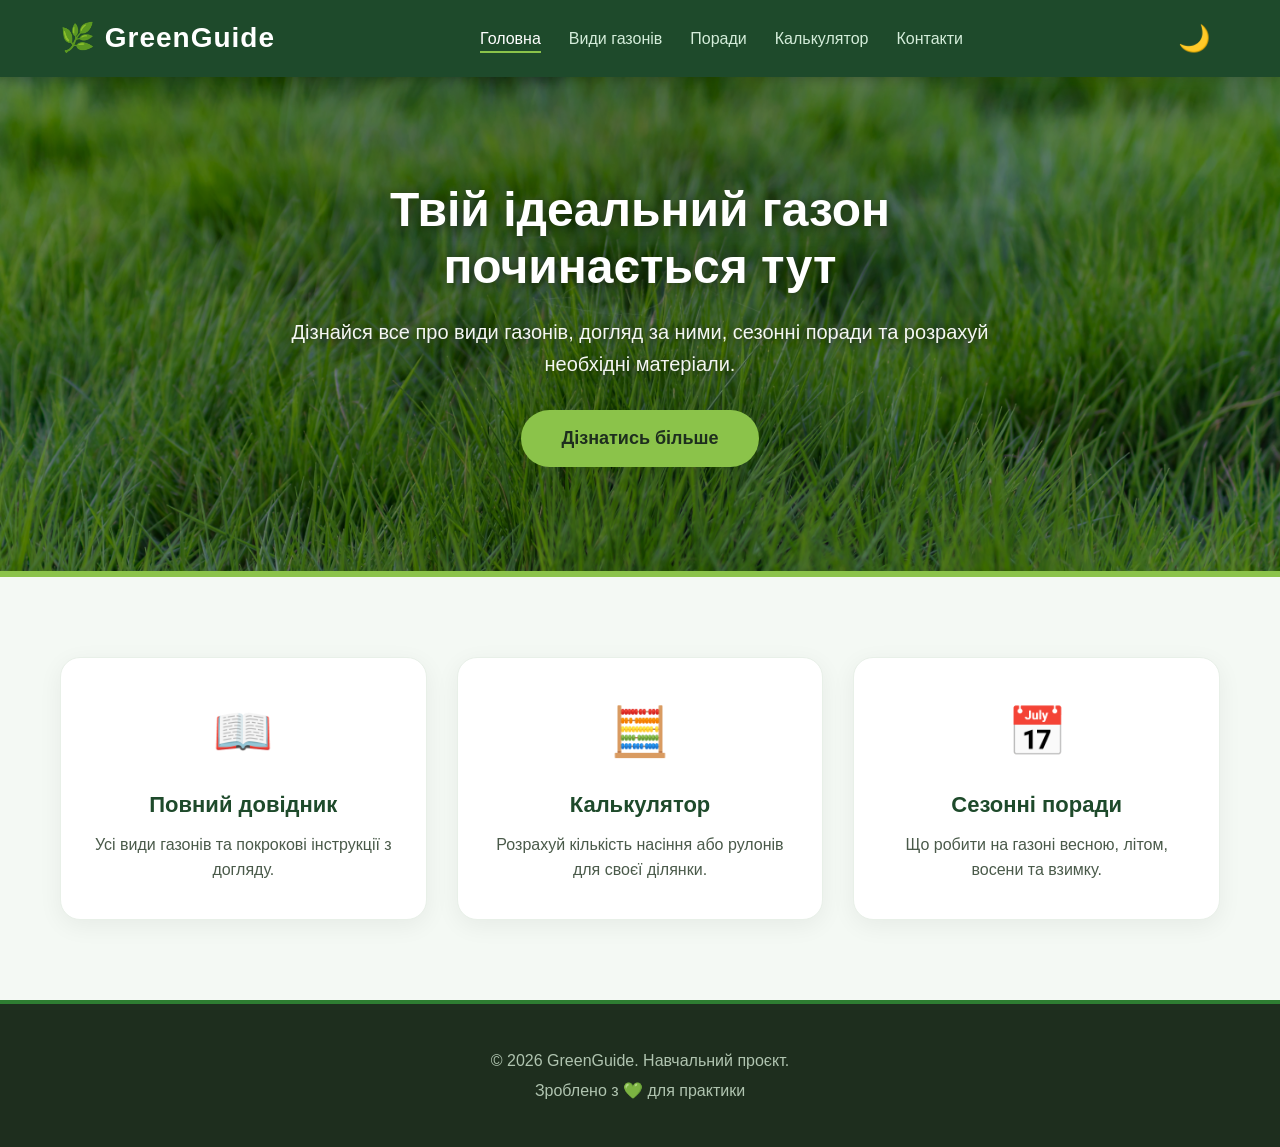
<file: index.html>
<!DOCTYPE html>
<html lang="uk">

<head>
    <meta charset="UTF-8" />
    <meta name="viewport" content="width=device-width, initial-scale=1.0" />
    <title>GreenGuide — твій гід по газону</title>
    <link rel="stylesheet" href="css/style.css" />
</head>

<body>

    <!-- ===== ХЕДЕР ===== -->
    <header class="header">
        <div class="container header__inner">
            <a href="index.html" class="logo">🌿 GreenGuide</a>

            <nav class="nav" id="nav">
                <ul class="nav__list">
                    <li><a href="index.html" class="active">Головна</a></li>
                    <li><a href="pages/types.html">Види газонів</a></li>
                    <li><a href="pages/care.html">Поради</a></li>
                    <li><a href="pages/calculator.html">Калькулятор</a></li>
                    <li><a href="pages/contacts.html">Контакти</a></li>
                </ul>
            </nav>

            <button class="theme-toggle" id="themeToggle" title="Змінити тему">🌙</button>
            <button class="burger" id="burger" aria-label="Меню">☰</button>
        </div>
    </header>

    <!-- ===== ГОЛОВНА СЕКЦІЯ ===== -->
    <main>
        <section class="hero">
            <!-- Фон-зображення через CSS (background-image) -->
            <div class="hero-overlay"></div>
            <div class="container hero__inner">
                <h1 class="hero__title">Твій ідеальний газон<br />починається тут</h1>
                <p class="hero__subtitle">
                    Дізнайся все про види газонів, догляд за ними, сезонні поради
                    та розрахуй необхідні матеріали.
                </p>
                <a href="pages/care.html" class="btn btn-primary">Дізнатись більше</a>
            </div>
        </section>

        <section class="features">
            <div class="container features__grid">
                <div class="feature-card">
                    <div class="feature-card__icon">📖</div>
                    <h3>Повний довідник</h3>
                    <p>Усі види газонів та покрокові інструкції з догляду.</p>
                </div>
                <div class="feature-card">
                    <div class="feature-card__icon">🧮</div>
                    <h3>Калькулятор</h3>
                    <p>Розрахуй кількість насіння або рулонів для своєї ділянки.</p>
                </div>
                <div class="feature-card">
                    <div class="feature-card__icon">📅</div>
                    <h3>Сезонні поради</h3>
                    <p>Що робити на газоні весною, літом, восени та взимку.</p>
                </div>
            </div>
        </section>
    </main>

    <!-- ===== ФУТЕР ===== -->
    <footer class="footer">
        <div class="container footer__inner">
            <p>&copy; 2026 GreenGuide. Навчальний проєкт.</p>
            <p>Зроблено з 💚 для практики</p>
        </div>
    </footer>

    <!-- ===== ПІДКЛЮЧЕННЯ JS ===== -->
    <script src="js/script.js"></script>
</body>

</html>
</file>
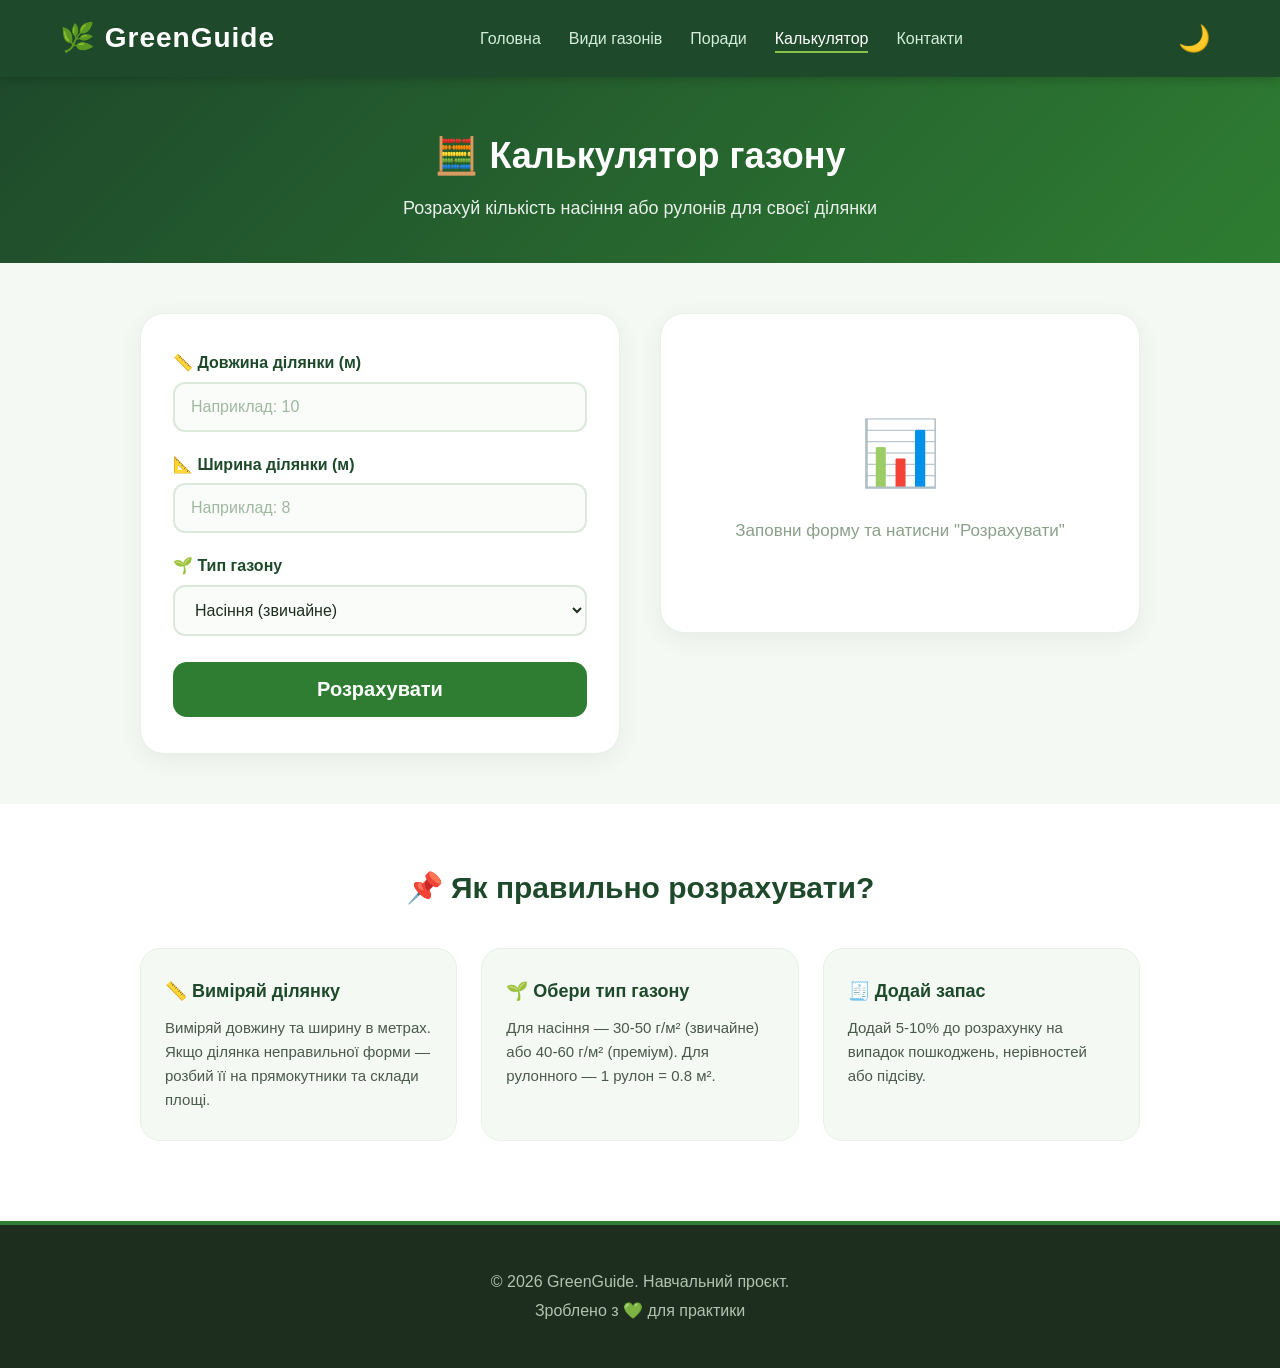
<file: pages/calculator.html>
<!DOCTYPE html>
<html lang="uk">

<head>
    <meta charset="UTF-8" />
    <meta name="viewport" content="width=device-width, initial-scale=1.0" />
    <title>Калькулятор — GreenGuide</title>
    <link rel="stylesheet" href="../css/style.css" />
    <link rel="stylesheet" href="../css/calculator.css" />
</head>

<body>

    <!-- ===== ХЕДЕР ===== -->
    <header class="header">
        <div class="container header__inner">
            <a href="../index.html" class="logo">🌿 GreenGuide</a>

            <nav class="nav" id="nav">
                <ul class="nav__list">
                    <li><a href="../index.html">Головна</a></li>
                    <li><a href="types.html">Види газонів</a></li>
                    <li><a href="care.html">Поради</a></li>
                    <li><a href="calculator.html" class="active">Калькулятор</a></li>
                    <li><a href="contacts.html">Контакти</a></li>
                </ul>
            </nav>

            <button class="theme-toggle" id="themeToggle" title="Змінити тему">🌙</button>
            <button class="burger" id="burger" aria-label="Меню">☰</button>
        </div>
    </header>

    <!-- ===== ОСНОВНИЙ КОНТЕНТ ===== -->
    <main>
        <section class="calc-header">
            <div class="container">
                <h1>🧮 Калькулятор газону</h1>
                <p>Розрахуй кількість насіння або рулонів для своєї ділянки</p>
            </div>
        </section>

        <section class="calc-section">
            <div class="container">
                <div class="calc-wrapper">

                    <!-- ===== ФОРМА ===== -->
                    <form class="calc-form" id="calcForm">
                        <div class="form-group">
                            <label for="length">📏 Довжина ділянки (м)</label>
                            <input type="number" id="length" placeholder="Наприклад: 10" min="1" step="0.5" required />
                        </div>

                        <div class="form-group">
                            <label for="width">📐 Ширина ділянки (м)</label>
                            <input type="number" id="width" placeholder="Наприклад: 8" min="1" step="0.5" required />
                        </div>

                        <div class="form-group">
                            <label for="type">🌱 Тип газону</label>
                            <select id="type">
                                <option value="seed">Насіння (звичайне)</option>
                                <option value="seed_premium">Насіння (преміум)</option>
                                <option value="roll">Рулонний газон</option>
                            </select>
                        </div>

                        <button type="submit" class="btn btn-calc">Розрахувати</button>
                    </form>

                    <!-- ===== РЕЗУЛЬТАТ ===== -->
                    <div class="calc-result" id="calcResult">
                        <div class="result-placeholder">
                            <span>📊</span>
                            <p>Заповни форму та натисни "Розрахувати"</p>
                        </div>
                    </div>

                </div>
            </div>
        </section>

        <!-- ===== ДОДАТКОВА ІНФОРМАЦІЯ ===== -->
        <section class="calc-info">
            <div class="container">
                <h2>📌 Як правильно розрахувати?</h2>
                <div class="info-grid">
                    <div class="info-card">
                        <h3>📏 Виміряй ділянку</h3>
                        <p>Виміряй довжину та ширину в метрах. Якщо ділянка неправильної форми — розбий її на
                            прямокутники та склади площі.</p>
                    </div>
                    <div class="info-card">
                        <h3>🌱 Обери тип газону</h3>
                        <p>Для насіння — 30-50 г/м² (звичайне) або 40-60 г/м² (преміум). Для рулонного — 1 рулон = 0.8
                            м².</p>
                    </div>
                    <div class="info-card">
                        <h3>🧾 Додай запас</h3>
                        <p>Додай 5-10% до розрахунку на випадок пошкоджень, нерівностей або підсіву.</p>
                    </div>
                </div>
            </div>
        </section>
    </main>

    <!-- ===== ФУТЕР ===== -->
    <footer class="footer">
        <div class="container footer__inner">
            <p>&copy; 2026 GreenGuide. Навчальний проєкт.</p>
            <p>Зроблено з 💚 для практики</p>
        </div>
    </footer>

    <script src="../js/script.js"></script>
    <script src="../js/calculator.js"></script>
</body>

</html>
</file>
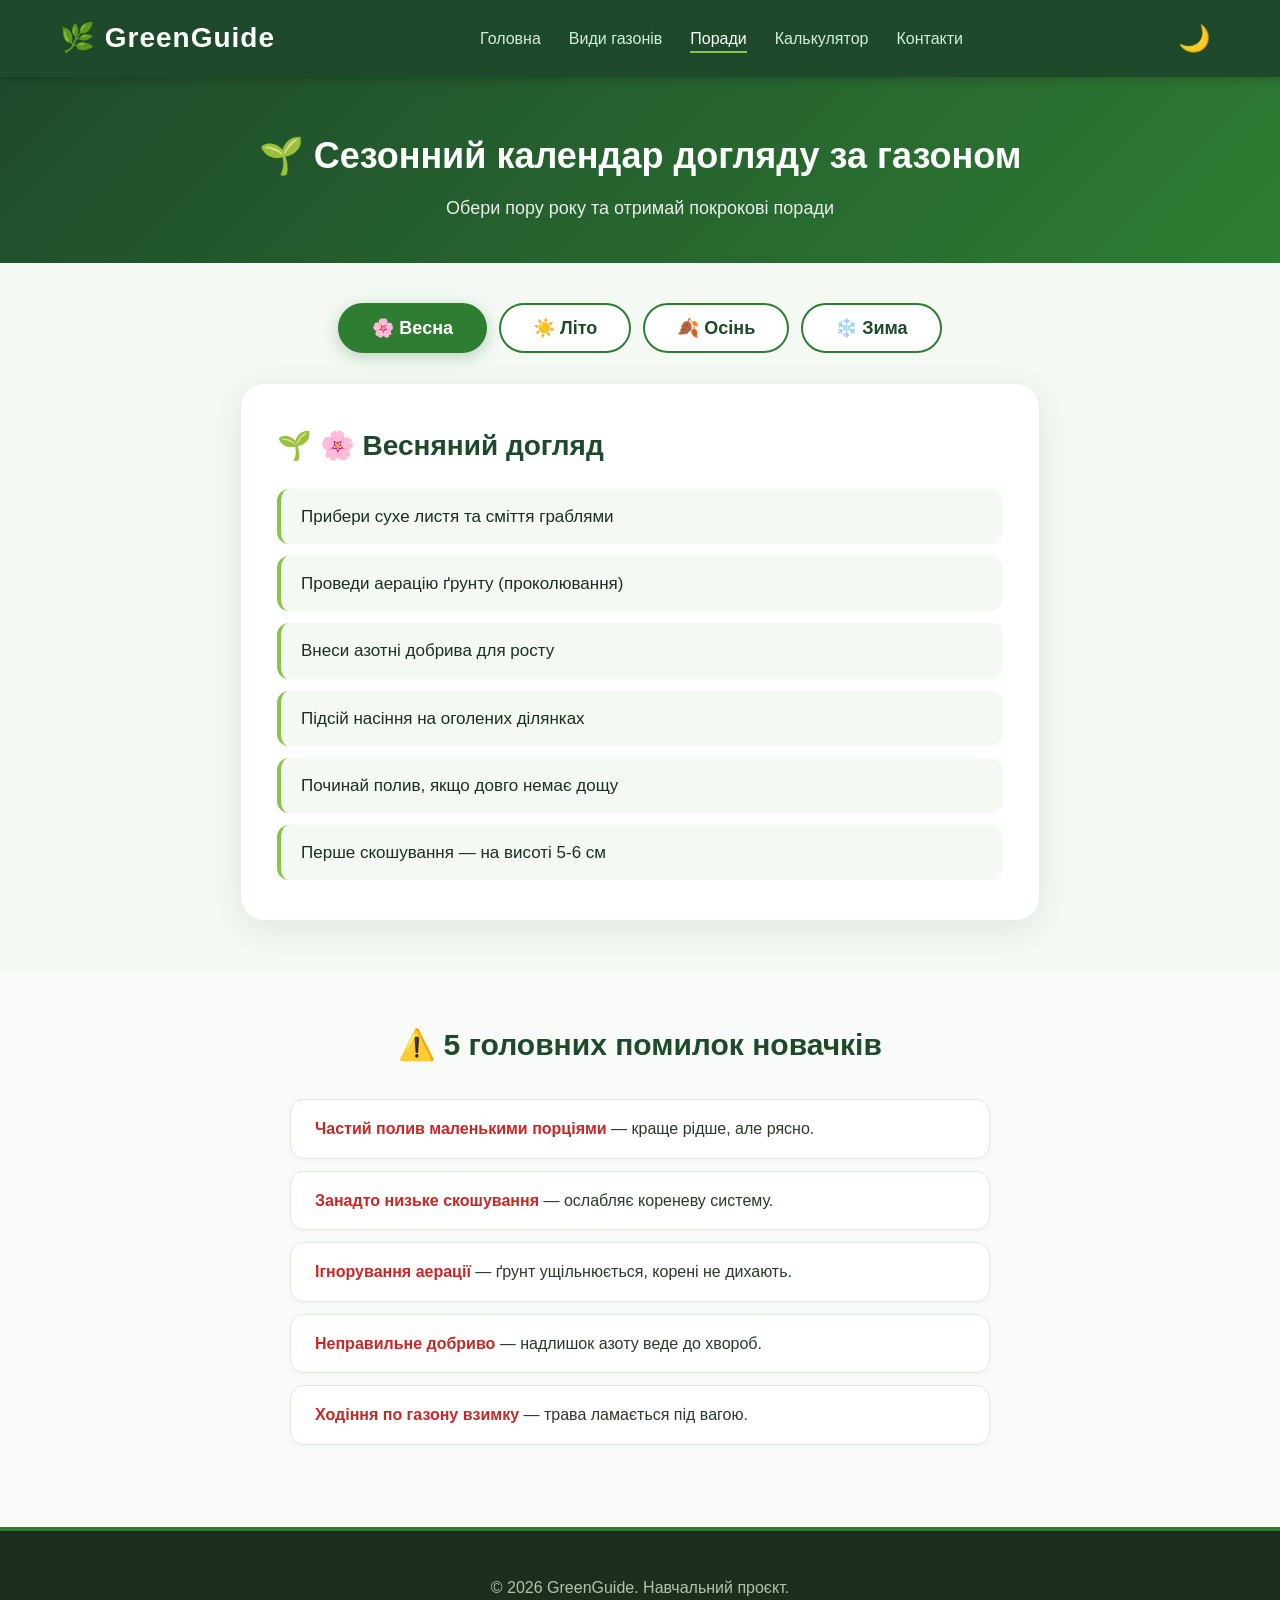
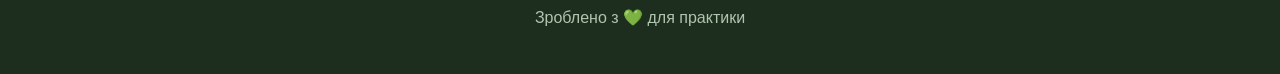
<file: pages/care.html>
<!DOCTYPE html>
<html lang="uk">

<head>
    <meta charset="UTF-8" />
    <meta name="viewport" content="width=device-width, initial-scale=1.0" />
    <title>Поради — GreenGuide</title>
    <link rel="stylesheet" href="../css/style.css" />
    <link rel="stylesheet" href="../css/care.css" />
</head>

<body>

    <!-- ===== ХЕДЕР ===== -->
    <header class="header">
        <div class="container header__inner">
            <a href="../index.html" class="logo">🌿 GreenGuide</a>

            <nav class="nav" id="nav">
                <ul class="nav__list">
                    <li><a href="../index.html">Головна</a></li>
                    <li><a href="types.html">Види газонів</a></li>
                    <li><a href="care.html" class="active">Поради</a></li>
                    <li><a href="calculator.html">Калькулятор</a></li>
                    <li><a href="contacts.html">Контакти</a></li>
                </ul>
            </nav>

            <button class="theme-toggle" id="themeToggle" title="Змінити тему">🌙</button>
            <button class="burger" id="burger" aria-label="Меню">☰</button>
        </div>
    </header>

    <!-- ===== ОСНОВНИЙ КОНТЕНТ ===== -->
    <main>
        <section class="page-header">
            <div class="container">
                <h1>🌱 Сезонний календар догляду за газоном</h1>
                <p>Обери пору року та отримай покрокові поради</p>
            </div>
        </section>

        <section class="care-section">
            <div class="container">

                <!-- КНОПКИ СЕЗОНІВ -->
                <div class="season-tabs">
                    <button class="season-btn active" data-season="spring">🌸 Весна</button>
                    <button class="season-btn" data-season="summer">☀️ Літо</button>
                    <button class="season-btn" data-season="autumn">🍂 Осінь</button>
                    <button class="season-btn" data-season="winter">❄️ Зима</button>
                </div>

                <!-- КОНТЕЙНЕР ДЛЯ ПОРАД -->
                <div class="season-content" id="seasonContent">
                    <!-- Сюди JS підставлятиме текст -->
                </div>

            </div>
        </section>

        <!-- БЛОК "5 ГОЛОВНИХ ПОМИЛОК" -->
        <section class="mistakes-section">
            <div class="container">
                <h2>⚠️ 5 головних помилок новачків</h2>
                <ul class="mistakes-list">
                    <li><strong>Частий полив маленькими порціями</strong> — краще рідше, але рясно.</li>
                    <li><strong>Занадто низьке скошування</strong> — ослабляє кореневу систему.</li>
                    <li><strong>Ігнорування аерації</strong> — ґрунт ущільнюється, корені не дихають.</li>
                    <li><strong>Неправильне добриво</strong> — надлишок азоту веде до хвороб.</li>
                    <li><strong>Ходіння по газону взимку</strong> — трава ламається під вагою.</li>
                </ul>
            </div>
        </section>
    </main>

    <!-- ===== ФУТЕР ===== -->
    <footer class="footer">
        <div class="container footer__inner">
            <p>&copy; 2026 GreenGuide. Навчальний проєкт.</p>
            <p>Зроблено з 💚 для практики</p>
        </div>
    </footer>

    <script src="../js/script.js"></script>
    <script src="../js/care.js"></script>
</body>

</html>
</file>
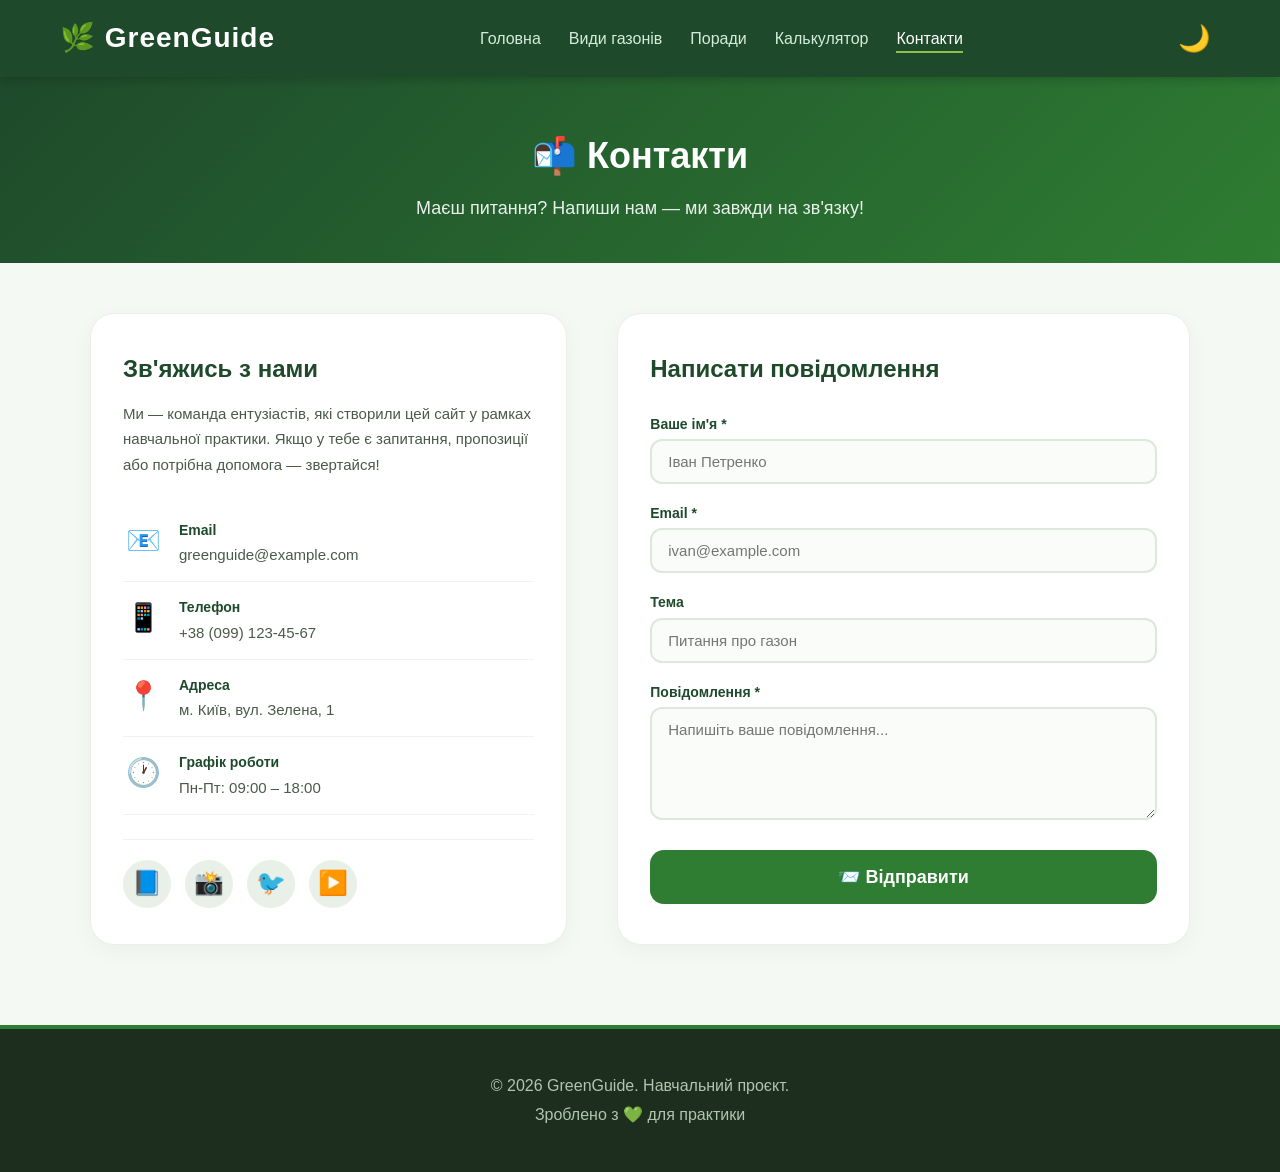
<file: pages/contacts.html>
<!DOCTYPE html>
<html lang="uk">

<head>
    <meta charset="UTF-8" />
    <meta name="viewport" content="width=device-width, initial-scale=1.0" />
    <title>Контакти — GreenGuide</title>
    <link rel="stylesheet" href="../css/style.css" />
    <link rel="stylesheet" href="../css/contacts.css" />
</head>

<body>

    <!-- ===== ХЕДЕР ===== -->
    <header class="header">
        <div class="container header__inner">
            <a href="../index.html" class="logo">🌿 GreenGuide</a>

            <nav class="nav" id="nav">
                <ul class="nav__list">
                    <li><a href="../index.html">Головна</a></li>
                    <li><a href="types.html">Види газонів</a></li>
                    <li><a href="care.html">Поради</a></li>
                    <li><a href="calculator.html">Калькулятор</a></li>
                    <li><a href="contacts.html" class="active">Контакти</a></li>
                </ul>
            </nav>

            <button class="theme-toggle" id="themeToggle" title="Змінити тему">🌙</button>
            <button class="burger" id="burger" aria-label="Меню">☰</button>
        </div>
    </header>

    <!-- ===== ОСНОВНИЙ КОНТЕНТ ===== -->
    <main>
        <section class="contacts-header">
            <div class="container">
                <h1>📬 Контакти</h1>
                <p>Маєш питання? Напиши нам — ми завжди на зв'язку!</p>
            </div>
        </section>

        <section class="contacts-section">
            <div class="container">
                <div class="contacts-wrapper">

                    <!-- ===== ЛІВА КОЛОНКА - ІНФОРМАЦІЯ ===== -->
                    <div class="contacts-info">
                        <h2>Зв'яжись з нами</h2>
                        <p class="contacts-desc">
                            Ми — команда ентузіастів, які створили цей сайт у рамках навчальної практики.
                            Якщо у тебе є запитання, пропозиції або потрібна допомога — звертайся!
                        </p>

                        <div class="contact-item">
                            <span class="contact-icon">📧</span>
                            <div>
                                <strong>Email</strong>
                                <p>greenguide@example.com</p>
                            </div>
                        </div>

                        <div class="contact-item">
                            <span class="contact-icon">📱</span>
                            <div>
                                <strong>Телефон</strong>
                                <p>+38 (099) 123-45-67</p>
                            </div>
                        </div>

                        <div class="contact-item">
                            <span class="contact-icon">📍</span>
                            <div>
                                <strong>Адреса</strong>
                                <p>м. Київ, вул. Зелена, 1</p>
                            </div>
                        </div>

                        <div class="contact-item">
                            <span class="contact-icon">🕐</span>
                            <div>
                                <strong>Графік роботи</strong>
                                <p>Пн-Пт: 09:00 – 18:00</p>
                            </div>
                        </div>

                        <div class="social-links">
                            <a href="#" class="social-link">📘</a>
                            <a href="#" class="social-link">📸</a>
                            <a href="#" class="social-link">🐦</a>
                            <a href="#" class="social-link">▶️</a>
                        </div>
                    </div>

                    <!-- ===== ПРАВА КОЛОНКА - ФОРМА ===== -->
                    <div class="contacts-form-wrapper">
                        <h2>Написати повідомлення</h2>
                        <form class="contacts-form" id="contactsForm" novalidate>

                            <div class="form-group">
                                <label for="userName">Ваше ім'я *</label>
                                <input type="text" id="userName" placeholder="Іван Петренко" required />
                                <span class="error-message" id="nameError">Будь ласка, введіть ім'я</span>
                            </div>

                            <div class="form-group">
                                <label for="userEmail">Email *</label>
                                <input type="email" id="userEmail" placeholder="ivan@example.com" required />
                                <span class="error-message" id="emailError">Введіть коректну email-адресу</span>
                            </div>

                            <div class="form-group">
                                <label for="userSubject">Тема</label>
                                <input type="text" id="userSubject" placeholder="Питання про газон" />
                            </div>

                            <div class="form-group">
                                <label for="userMessage">Повідомлення *</label>
                                <textarea id="userMessage" rows="5" placeholder="Напишіть ваше повідомлення..."
                                    required></textarea>
                                <span class="error-message" id="messageError">Будь ласка, введіть повідомлення (мінімум
                                    10 символів)</span>
                            </div>

                            <button type="submit" class="btn btn-contacts">📨 Відправити</button>
                        </form>

                        <!-- ===== ПОВІДОМЛЕННЯ ПРО УСПІХ ===== -->
                        <div class="success-message" id="successMessage">
                            <span>✅</span>
                            <h3>Дякуємо!</h3>
                            <p>Ваше повідомлення успішно відправлено.</p>
                            <button class="btn btn-secondary" id="resetFormBtn">Написати ще</button>
                        </div>
                    </div>

                </div>
            </div>
        </section>
    </main>

    <!-- ===== ФУТЕР ===== -->
    <footer class="footer">
        <div class="container footer__inner">
            <p>&copy; 2026 GreenGuide. Навчальний проєкт.</p>
            <p>Зроблено з 💚 для практики</p>
        </div>
    </footer>

    <script src="../js/script.js"></script>
    <script src="../js/contacts.js"></script>
</body>

</html>
</file>
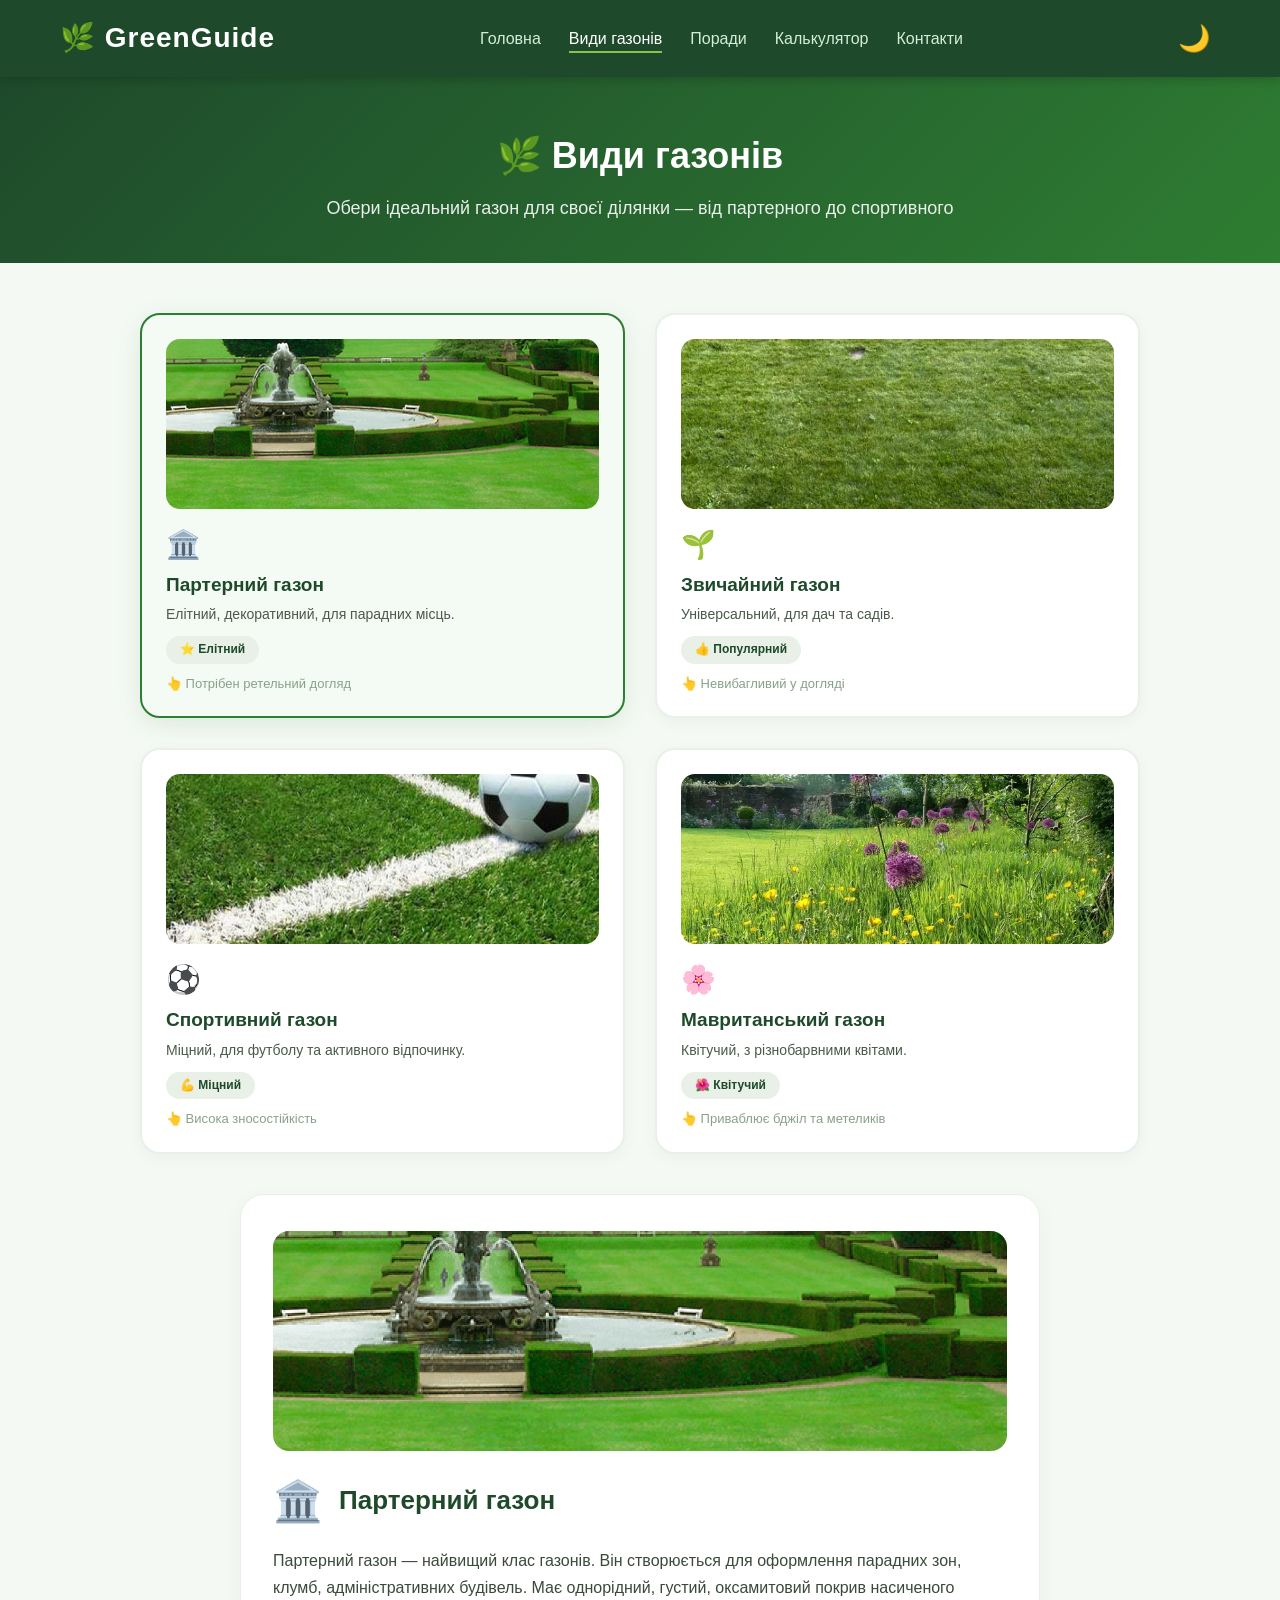
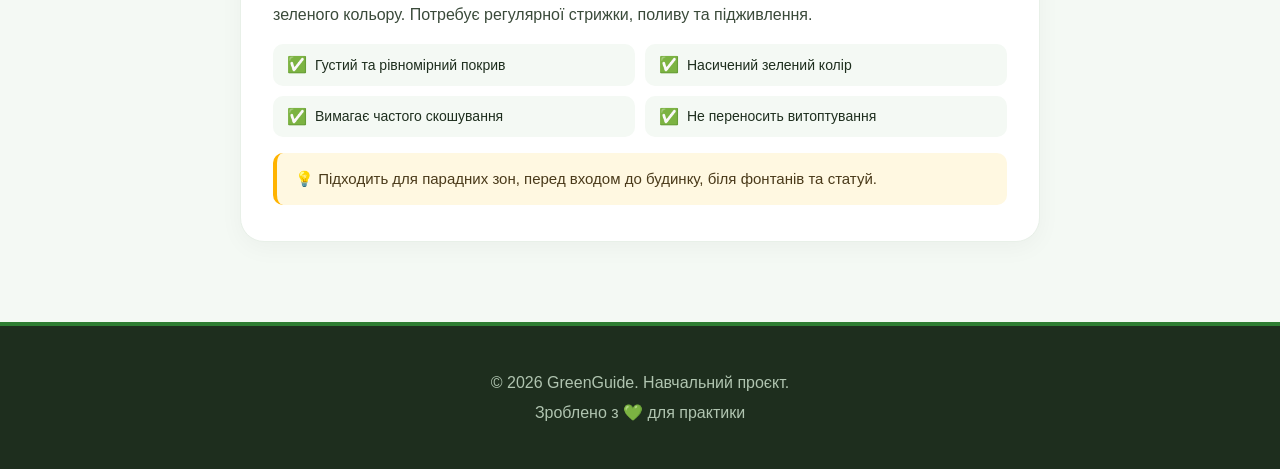
<file: pages/types.html>
<!DOCTYPE html>
<html lang="uk">

<head>
    <meta charset="UTF-8" />
    <meta name="viewport" content="width=device-width, initial-scale=1.0" />
    <title>Види газонів — GreenGuide</title>
    <link rel="stylesheet" href="../css/style.css" />
    <link rel="stylesheet" href="../css/types.css" />
</head>

<body>

    <!-- ===== ХЕДЕР ===== -->
    <header class="header">
        <div class="container header__inner">
            <a href="../index.html" class="logo">🌿 GreenGuide</a>

            <nav class="nav" id="nav">
                <ul class="nav__list">
                    <li><a href="../index.html">Головна</a></li>
                    <li><a href="types.html" class="active">Види газонів</a></li>
                    <li><a href="care.html">Поради</a></li>
                    <li><a href="calculator.html">Калькулятор</a></li>
                    <li><a href="contacts.html">Контакти</a></li>
                </ul>
            </nav>

            <button class="theme-toggle" id="themeToggle" title="Змінити тему">🌙</button>
            <button class="burger" id="burger" aria-label="Меню">☰</button>
        </div>
    </header>

    <!-- ===== ОСНОВНИЙ КОНТЕНТ ===== -->
    <main>
        <section class="types-header">
            <div class="container">
                <h1>🌿 Види газонів</h1>
                <p>Обери ідеальний газон для своєї ділянки — від партерного до спортивного</p>
            </div>
        </section>

        <section class="types-section">
            <div class="container">

                <!-- ===== КАРТКИ ВИДІВ ===== -->
                <div class="types-grid" id="typesGrid">
                    <!-- Картки будуть вставлені JS -->
                </div>

                <!-- ===== ДЕТАЛЬНА ІНФОРМАЦІЯ (акордеон) ===== -->
                <div class="types-detail" id="typesDetail">
                    <div class="detail-placeholder">
                        <span>👆</span>
                        <p>Натисни на картку, щоб дізнатися більше</p>
                    </div>
                </div>

            </div>
        </section>
    </main>

    <!-- ===== ФУТЕР ===== -->
    <footer class="footer">
        <div class="container footer__inner">
            <p>&copy; 2026 GreenGuide. Навчальний проєкт.</p>
            <p>Зроблено з 💚 для практики</p>
        </div>
    </footer>

    <script src="../js/script.js"></script>
    <script src="../js/types.js"></script>
</body>

</html>
</file>
<file: css/style.css>
/* ===== RESET ===== */
* {
    margin: 0;
    padding: 0;
    box-sizing: border-box;
}

body {
    font-family: 'Segoe UI', Tahoma, Geneva, Verdana, sans-serif;
    line-height: 1.6;
    background-color: #f4f9f4;
    color: #1e2e1e;
    transition: background-color 0.3s, color 0.3s;
}

.container {
    max-width: 1200px;
    margin: 0 auto;
    padding: 0 20px;
}

a {
    text-decoration: none;
    color: inherit;
}

/* ===== HEADER ===== */
.header {
    background-color: #1e4a2b;
    color: #fff;
    padding: 16px 0;
    position: sticky;
    top: 0;
    z-index: 1000;
    box-shadow: 0 2px 10px rgba(0, 0, 0, 0.2);
}

.header__inner {
    display: flex;
    justify-content: space-between;
    align-items: center;
}

.logo {
    font-size: 28px;
    font-weight: 700;
    letter-spacing: 1px;
}

.nav__list {
    display: flex;
    list-style: none;
    gap: 28px;
}

.nav__list a {
    color: #d4edda;
    font-weight: 500;
    transition: color 0.3s;
    padding-bottom: 4px;
}

.nav__list a:hover,
.nav__list a.active {
    color: #ffffff;
    border-bottom: 2px solid #8bc34a;
}

/* кнопки в хедері */
.theme-toggle,
.burger {
    background: none;
    border: none;
    color: #fff;
    font-size: 26px;
    cursor: pointer;
    padding: 4px 10px;
    border-radius: 8px;
    transition: background 0.3s;
}

.theme-toggle:hover,
.burger:hover {
    background: rgba(255, 255, 255, 0.15);
}

.burger {
    display: none;
    font-size: 30px;
}

/* ===== HERO ===== */
.hero {
    position: relative;
    background-color: #1e4a2b;
    /* колір, якщо картинка не завантажиться */
    background-image: url('../img/hero-bg.webp');
    background-size: cover;
    background-position: center center;
    background-repeat: no-repeat;
    color: #fff;
    padding: 100px 20px;
    text-align: center;
    border-bottom: 6px solid #8bc34a;
    overflow: hidden;
    min-height: 500px;
    display: flex;
    align-items: center;
    justify-content: center;
}

/* затемнення поверх фону, щоб текст читався краще */
.hero-overlay {
    position: absolute;
    top: 0;
    left: 0;
    width: 100%;
    height: 100%;
    background: rgba(0, 0, 0, 0.45);
    z-index: 1;
}

/* контейнер з текстом поверх затемнення */
.hero__inner {
    position: relative;
    z-index: 2;
}

.hero__title {
    font-size: 48px;
    font-weight: 700;
    margin-bottom: 20px;
    line-height: 1.2;
    text-shadow: 0 2px 12px rgba(0, 0, 0, 0.5);
}

.hero__subtitle {
    font-size: 20px;
    max-width: 700px;
    margin: 0 auto 30px;
    opacity: 0.95;
    text-shadow: 0 1px 8px rgba(0, 0, 0, 0.5);
}

.btn {
    display: inline-block;
    padding: 14px 40px;
    border-radius: 50px;
    font-weight: 600;
    font-size: 18px;
    transition: 0.3s;
    cursor: pointer;
    border: none;
}

.btn-primary {
    background-color: #8bc34a;
    color: #1e2e1e;
}

.btn-primary:hover {
    background-color: #7cb342;
    transform: scale(1.04);
    box-shadow: 0 4px 20px rgba(139, 195, 74, 0.4);
}

/* ===== FEATURES ===== */
.features {
    padding: 80px 20px;
}

.features__grid {
    display: grid;
    grid-template-columns: repeat(3, 1fr);
    gap: 30px;
}

.feature-card {
    background: #fff;
    padding: 36px 24px;
    border-radius: 20px;
    text-align: center;
    box-shadow: 0 6px 24px rgba(0, 0, 0, 0.06);
    transition: 0.3s;
    border: 1px solid #e8f0e8;
}

.feature-card:hover {
    transform: translateY(-6px);
    box-shadow: 0 12px 36px rgba(0, 0, 0, 0.1);
}

.feature-card__icon {
    font-size: 48px;
    margin-bottom: 16px;
}

.feature-card h3 {
    font-size: 22px;
    margin-bottom: 10px;
    color: #1e4a2b;
}

.feature-card p {
    color: #4a5a4a;
}

/* ===== FOOTER ===== */
.footer {
    background-color: #1e2e1e;
    color: #b0c4b0;
    padding: 40px 20px;
    text-align: center;
    border-top: 4px solid #2e7d32;
}

.footer__inner p {
    margin: 4px 0;
}

/* ===== ТЕМНА ТЕМА ===== */
body.dark {
    background-color: #121812;
    color: #d4e8d4;
}

body.dark .header {
    background-color: #0a1f0f;
}

body.dark .feature-card {
    background-color: #1e2a1e;
    border-color: #2e3e2e;
}

body.dark .feature-card h3 {
    color: #8bc34a;
}

body.dark .feature-card p {
    color: #b0c4b0;
}

body.dark .footer {
    background-color: #0a1a0a;
}

body.dark .hero {
    background-color: #0a1f0f;
}

body.dark .hero-overlay {
    background: rgba(0, 0, 0, 0.6);
}

/* ===== АДАПТИВ ===== */
@media (max-width: 768px) {
    .burger {
        display: block;
    }

    .nav {
        display: none;
        position: absolute;
        top: 70px;
        left: 0;
        width: 100%;
        background-color: #1e4a2b;
        padding: 20px 0;
        box-shadow: 0 10px 30px rgba(0, 0, 0, 0.3);
    }

    .nav.open {
        display: block;
    }

    .nav__list {
        flex-direction: column;
        align-items: center;
        gap: 16px;
    }

    .hero {
        padding: 60px 20px;
        min-height: 400px;
    }

    .hero__title {
        font-size: 32px;
    }

    .hero__subtitle {
        font-size: 17px;
    }

    .features__grid {
        grid-template-columns: 1fr;
        gap: 20px;
    }

    .features {
        padding: 50px 20px;
    }
}

@media (max-width: 480px) {
    .logo {
        font-size: 20px;
    }

    .hero {
        min-height: 320px;
        padding: 40px 16px;
    }

    .hero__title {
        font-size: 26px;
    }

    .hero__subtitle {
        font-size: 15px;
    }

    .btn {
        padding: 12px 28px;
        font-size: 16px;
    }
}
</file>
<file: css/calculator.css>
/* ===== КАЛЬКУЛЯТОР ===== */

/* --- ХЕДЕР СТОРІНКИ --- */
.calc-header {
    background: linear-gradient(135deg, #1e4a2b, #2e7d32);
    color: #fff;
    padding: 50px 20px 40px;
    text-align: center;
}

.calc-header h1 {
    font-size: 36px;
    margin-bottom: 10px;
}

.calc-header p {
    font-size: 18px;
    opacity: 0.9;
}

/* --- ОСНОВНИЙ БЛОК --- */
.calc-section {
    padding: 50px 20px;
    background: #f4f9f4;
}

.calc-wrapper {
    display: grid;
    grid-template-columns: 1fr 1fr;
    gap: 40px;
    max-width: 1000px;
    margin: 0 auto;
    align-items: start;
}

/* --- ФОРМА --- */
.calc-form {
    background: #fff;
    padding: 36px 32px;
    border-radius: 24px;
    box-shadow: 0 6px 24px rgba(0, 0, 0, 0.06);
    border: 1px solid #e8f0e8;
}

.form-group {
    margin-bottom: 20px;
}

.form-group label {
    display: block;
    font-weight: 600;
    font-size: 16px;
    color: #1e4a2b;
    margin-bottom: 6px;
}

.form-group input,
.form-group select {
    width: 100%;
    padding: 14px 16px;
    border: 2px solid #dce8dc;
    border-radius: 12px;
    font-size: 16px;
    background: #fafcfa;
    transition: 0.3s;
    color: #1e2e1e;
}

.form-group input:focus,
.form-group select:focus {
    outline: none;
    border-color: #2e7d32;
    box-shadow: 0 0 0 4px rgba(46, 125, 50, 0.12);
    background: #fff;
}

.form-group input::placeholder {
    color: #a0b8a0;
}

/* --- КНОПКА РОЗРАХУВАТИ --- */
.btn-calc {
    width: 100%;
    padding: 16px;
    background: #2e7d32;
    color: #fff;
    border: none;
    border-radius: 14px;
    font-size: 20px;
    font-weight: 700;
    cursor: pointer;
    transition: 0.3s;
    margin-top: 6px;
}

.btn-calc:hover {
    background: #1e5a22;
    transform: scale(1.01);
    box-shadow: 0 6px 24px rgba(46, 125, 50, 0.25);
}

/* --- РЕЗУЛЬТАТ --- */
.calc-result {
    background: #fff;
    padding: 36px 32px;
    border-radius: 24px;
    box-shadow: 0 6px 24px rgba(0, 0, 0, 0.06);
    border: 1px solid #e8f0e8;
    min-height: 320px;
    display: flex;
    align-items: center;
    justify-content: center;
}

.result-placeholder {
    text-align: center;
    color: #8aa08a;
}

.result-placeholder span {
    font-size: 64px;
    display: block;
    margin-bottom: 12px;
}

.result-placeholder p {
    font-size: 17px;
}

/* --- АКТИВНИЙ РЕЗУЛЬТАТ --- */
.result-active {
    width: 100%;
    text-align: center;
}

.result-active .result-icon {
    font-size: 52px;
    display: block;
    margin-bottom: 8px;
}

.result-active h3 {
    font-size: 26px;
    color: #1e4a2b;
    margin-bottom: 6px;
}

.result-active .result-amount {
    font-size: 40px;
    font-weight: 800;
    color: #2e7d32;
    margin: 10px 0 4px;
}

.result-active .result-unit {
    font-size: 20px;
    color: #4a6a4a;
}

.result-active .result-detail {
    font-size: 15px;
    color: #6a8a6a;
    margin-top: 12px;
    padding-top: 12px;
    border-top: 1px solid #e8f0e8;
}

/* --- error --- */
.result-error {
    text-align: center;
    color: #c62828;
}

.result-error span {
    font-size: 48px;
    display: block;
    margin-bottom: 8px;
}

.result-error h3 {
    font-size: 22px;
    margin-bottom: 4px;
}

/* --- ІНФО БЛОК --- */
.calc-info {
    padding: 60px 20px 80px;
    background: #fff;
}

.calc-info h2 {
    text-align: center;
    font-size: 30px;
    color: #1e4a2b;
    margin-bottom: 36px;
}

.info-grid {
    display: grid;
    grid-template-columns: repeat(3, 1fr);
    gap: 24px;
    max-width: 1000px;
    margin: 0 auto;
}

.info-card {
    background: #f4f9f4;
    padding: 28px 24px;
    border-radius: 20px;
    border: 1px solid #e8f0e8;
    transition: 0.3s;
}

.info-card:hover {
    transform: translateY(-4px);
    box-shadow: 0 8px 24px rgba(0, 0, 0, 0.04);
}

.info-card h3 {
    font-size: 18px;
    color: #1e4a2b;
    margin-bottom: 10px;
}

.info-card p {
    color: #4a5a4a;
    font-size: 15px;
    line-height: 1.6;
}

/* ===== ТЕМНА ТЕМА ===== */
body.dark .calc-section {
    background: #121812;
}

body.dark .calc-form {
    background: #1e2a1e;
    border-color: #2e3e2e;
}

body.dark .calc-result {
    background: #1e2a1e;
    border-color: #2e3e2e;
}

body.dark .form-group label {
    color: #8bc34a;
}

body.dark .form-group input,
body.dark .form-group select {
    background: #2a3a2a;
    border-color: #3a4a3a;
    color: #d4e8d4;
}

body.dark .form-group input:focus,
body.dark .form-group select:focus {
    border-color: #2e7d32;
    background: #1e2e1e;
}

body.dark .form-group input::placeholder {
    color: #6a8a6a;
}

body.dark .result-placeholder {
    color: #6a8a6a;
}

body.dark .result-active h3 {
    color: #8bc34a;
}

body.dark .result-active .result-amount {
    color: #8bc34a;
}

body.dark .result-active .result-detail {
    color: #8aa08a;
    border-top-color: #2e3e2e;
}

body.dark .calc-info {
    background: #121812;
}

body.dark .calc-info h2 {
    color: #8bc34a;
}

body.dark .info-card {
    background: #1e2a1e;
    border-color: #2e3e2e;
}

body.dark .info-card h3 {
    color: #8bc34a;
}

body.dark .info-card p {
    color: #b0c4b0;
}

/* ===== АДАПТИВ ===== */
@media (max-width: 820px) {
    .calc-wrapper {
        grid-template-columns: 1fr;
        gap: 30px;
    }

    .calc-result {
        min-height: 200px;
    }

    .info-grid {
        grid-template-columns: 1fr 1fr;
    }
}

@media (max-width: 600px) {
    .calc-header h1 {
        font-size: 26px;
    }

    .calc-form {
        padding: 24px 18px;
    }

    .calc-result {
        padding: 24px 18px;
        min-height: 160px;
    }

    .result-active .result-amount {
        font-size: 30px;
    }

    .info-grid {
        grid-template-columns: 1fr;
    }

    .info-card {
        padding: 20px 18px;
    }
}
</file>
<file: css/care.css>
/* ===== СТОРІНКА ПОРАД ===== */

.page-header {
    background: linear-gradient(135deg, #1e4a2b, #2e7d32);
    color: #fff;
    padding: 50px 20px 40px;
    text-align: center;
}

.page-header h1 {
    font-size: 36px;
    margin-bottom: 10px;
}

.page-header p {
    font-size: 18px;
    opacity: 0.9;
}

/* --- КНОПКИ СЕЗОНІВ --- */
.season-tabs {
    display: flex;
    flex-wrap: wrap;
    gap: 12px;
    justify-content: center;
    margin: 40px 0 30px;
}

.season-btn {
    padding: 12px 32px;
    border: 2px solid #2e7d32;
    background: #fff;
    color: #1e4a2b;
    border-radius: 50px;
    font-size: 18px;
    font-weight: 600;
    cursor: pointer;
    transition: 0.3s;
}

.season-btn:hover {
    background: #e8f5e9;
    transform: scale(1.03);
}

.season-btn.active {
    background: #2e7d32;
    color: #fff;
    border-color: #2e7d32;
    box-shadow: 0 4px 16px rgba(46, 125, 50, 0.3);
}

/* --- КАРТКА З ПОРАДАМИ --- */
.season-content {
    max-width: 800px;
    margin: 0 auto 50px;
}

.season-card {
    background: #fff;
    border-radius: 24px;
    padding: 40px 36px;
    box-shadow: 0 8px 32px rgba(0, 0, 0, 0.08);
    border: 1px solid #e8f0e8;
    animation: fadeIn 0.4s ease;
}

@keyframes fadeIn {
    from {
        opacity: 0;
        transform: translateY(20px);
    }

    to {
        opacity: 1;
        transform: translateY(0);
    }
}

.season-card h2 {
    font-size: 28px;
    color: #1e4a2b;
    margin-bottom: 20px;
}

.season-tasks {
    list-style: none;
    padding: 0;
    display: flex;
    flex-direction: column;
    gap: 12px;
}

.season-tasks li {
    padding: 14px 20px;
    background: #f4f9f4;
    border-radius: 12px;
    font-size: 17px;
    border-left: 4px solid #8bc34a;
    color: #1e2e1e;
    transition: 0.2s;
}

.season-tasks li:hover {
    background: #e8f5e9;
    transform: translateX(4px);
}

/* --- БЛОК ПОМИЛОК --- */
.mistakes-section {
    padding: 50px 20px 70px;
    background: #f8fbf8;
}

.mistakes-section h2 {
    text-align: center;
    font-size: 30px;
    color: #1e4a2b;
    margin-bottom: 30px;
}

.mistakes-list {
    max-width: 700px;
    margin: 0 auto;
    list-style: none;
    padding: 0;
}

.mistakes-list li {
    padding: 16px 24px;
    background: #fff;
    border-radius: 14px;
    margin-bottom: 12px;
    border: 1px solid #e0e8e0;
    box-shadow: 0 2px 8px rgba(0, 0, 0, 0.03);
    font-size: 16px;
    color: #2a3a2a;
}

.mistakes-list li strong {
    color: #c62828;
}

/* --- ТЕМНА ТЕМА ДЛЯ СТОРІНКИ ПОРАД --- */
body.dark .season-btn {
    background: #1e2a1e;
    color: #d4e8d4;
    border-color: #4a6a4a;
}

body.dark .season-btn.active {
    background: #2e7d32;
    color: #fff;
    border-color: #2e7d32;
}

body.dark .season-card {
    background: #1e2a1e;
    border-color: #2e3e2e;
}

body.dark .season-card h2 {
    color: #8bc34a;
}

body.dark .season-tasks li {
    background: #2a3a2a;
    color: #d4e8d4;
    border-left-color: #8bc34a;
}

body.dark .season-tasks li:hover {
    background: #2e4a2e;
}

body.dark .mistakes-section {
    background: #121812;
}

body.dark .mistakes-list li {
    background: #1e2a1e;
    border-color: #2e3e2e;
    color: #d4e8d4;
}

/* ===== АДАПТИВ ===== */
@media (max-width: 600px) {
    .season-tabs {
        gap: 8px;
    }

    .season-btn {
        padding: 10px 20px;
        font-size: 15px;
    }

    .season-card {
        padding: 24px 18px;
    }

    .season-card h2 {
        font-size: 22px;
    }

    .season-tasks li {
        font-size: 15px;
        padding: 12px 16px;
    }

    .page-header h1 {
        font-size: 26px;
    }

    .mistakes-section h2 {
        font-size: 24px;
    }
}
</file>
<file: css/contacts.css>
/* ===== КОНТАКТИ ===== */

/* --- ХЕДЕР СТОРІНКИ --- */
.contacts-header {
    background: linear-gradient(135deg, #1e4a2b, #2e7d32);
    color: #fff;
    padding: 50px 20px 40px;
    text-align: center;
}

.contacts-header h1 {
    font-size: 36px;
    margin-bottom: 10px;
}

.contacts-header p {
    font-size: 18px;
    opacity: 0.9;
}

/* --- ОСНОВНИЙ БЛОК --- */
.contacts-section {
    padding: 50px 20px 80px;
    background: #f4f9f4;
}

.contacts-wrapper {
    display: grid;
    grid-template-columns: 1fr 1.2fr;
    gap: 50px;
    max-width: 1100px;
    margin: 0 auto;
}

/* ===== ЛІВА КОЛОНКА ===== */
.contacts-info {
    background: #fff;
    padding: 36px 32px;
    border-radius: 24px;
    border: 1px solid #e8f0e8;
    box-shadow: 0 6px 24px rgba(0, 0, 0, 0.04);
}

.contacts-info h2 {
    font-size: 24px;
    color: #1e4a2b;
    margin-bottom: 12px;
}

.contacts-desc {
    color: #4a5a4a;
    line-height: 1.7;
    margin-bottom: 28px;
    font-size: 15px;
}

.contact-item {
    display: flex;
    gap: 16px;
    align-items: flex-start;
    padding: 14px 0;
    border-bottom: 1px solid #eef4ee;
}

.contact-item:last-child {
    border-bottom: none;
}

.contact-icon {
    font-size: 28px;
    flex-shrink: 0;
    width: 40px;
    text-align: center;
}

.contact-item strong {
    display: block;
    font-size: 14px;
    color: #1e4a2b;
}

.contact-item p {
    color: #4a5a4a;
    font-size: 15px;
    margin-top: 2px;
}

/* --- СОЦІАЛЬНІ МЕРЕЖІ --- */
.social-links {
    display: flex;
    gap: 14px;
    margin-top: 24px;
    padding-top: 20px;
    border-top: 1px solid #eef4ee;
}

.social-link {
    display: flex;
    align-items: center;
    justify-content: center;
    width: 48px;
    height: 48px;
    background: #e8f0e8;
    border-radius: 50%;
    font-size: 24px;
    text-decoration: none;
    transition: 0.3s;
    color: #1e4a2b;
}

.social-link:hover {
    background: #2e7d32;
    color: #fff;
    transform: scale(1.08);
}

/* ===== ПРАВА КОЛОНКА ===== */
.contacts-form-wrapper {
    background: #fff;
    padding: 36px 32px;
    border-radius: 24px;
    border: 1px solid #e8f0e8;
    box-shadow: 0 6px 24px rgba(0, 0, 0, 0.04);
}

.contacts-form-wrapper h2 {
    font-size: 24px;
    color: #1e4a2b;
    margin-bottom: 24px;
}

/* --- ФОРМА --- */
.contacts-form {
    display: flex;
    flex-direction: column;
    gap: 18px;
}

.contacts-form .form-group {
    margin-bottom: 0;
}

.contacts-form label {
    display: block;
    font-weight: 600;
    font-size: 14px;
    color: #1e4a2b;
    margin-bottom: 4px;
}

.contacts-form input,
.contacts-form textarea {
    width: 100%;
    padding: 12px 16px;
    border: 2px solid #dce8dc;
    border-radius: 12px;
    font-size: 15px;
    background: #fafcfa;
    transition: 0.3s;
    color: #1e2e1e;
    font-family: inherit;
}

.contacts-form input:focus,
.contacts-form textarea:focus {
    outline: none;
    border-color: #2e7d32;
    box-shadow: 0 0 0 4px rgba(46, 125, 50, 0.1);
    background: #fff;
}

.contacts-form textarea {
    resize: vertical;
    min-height: 100px;
}

.contacts-form input.error,
.contacts-form textarea.error {
    border-color: #c62828;
    background: #fff5f5;
}

/* --- ПОВІДОМЛЕННЯ ПРО ПОМИЛКУ --- */
.error-message {
    display: none;
    color: #c62828;
    font-size: 13px;
    margin-top: 4px;
}

.error-message.show {
    display: block;
}

/* --- КНОПКА ВІДПРАВКИ --- */
.btn-contacts {
    width: 100%;
    padding: 16px;
    background: #2e7d32;
    color: #fff;
    border: none;
    border-radius: 14px;
    font-size: 18px;
    font-weight: 700;
    cursor: pointer;
    transition: 0.3s;
    margin-top: 4px;
}

.btn-contacts:hover {
    background: #1e5a22;
    transform: scale(1.01);
    box-shadow: 0 6px 24px rgba(46, 125, 50, 0.25);
}

.btn-contacts:disabled {
    opacity: 0.6;
    cursor: not-allowed;
    transform: none;
}

/* --- ПОВІДОМЛЕННЯ ПРО УСПІХ --- */
.success-message {
    display: none;
    text-align: center;
    padding: 30px 20px;
}

.success-message.show {
    display: block;
}

.success-message span {
    font-size: 56px;
    display: block;
    margin-bottom: 10px;
}

.success-message h3 {
    font-size: 26px;
    color: #1e4a2b;
    margin-bottom: 6px;
}

.success-message p {
    color: #4a5a4a;
    font-size: 17px;
}

.btn-secondary {
    padding: 12px 36px;
    background: #e8f0e8;
    color: #1e4a2b;
    border: none;
    border-radius: 50px;
    font-size: 16px;
    font-weight: 600;
    cursor: pointer;
    transition: 0.3s;
    margin-top: 16px;
}

.btn-secondary:hover {
    background: #d0e0d0;
    transform: scale(1.02);
}

/* ===== ТЕМНА ТЕМА ===== */
body.dark .contacts-section {
    background: #121812;
}

body.dark .contacts-info {
    background: #1e2a1e;
    border-color: #2e3e2e;
}

body.dark .contacts-info h2 {
    color: #8bc34a;
}

body.dark .contacts-desc {
    color: #b0c4b0;
}

body.dark .contact-item {
    border-bottom-color: #2e3e2e;
}

body.dark .contact-item strong {
    color: #8bc34a;
}

body.dark .contact-item p {
    color: #b0c4b0;
}

body.dark .social-links {
    border-top-color: #2e3e2e;
}

body.dark .social-link {
    background: #2a3a2a;
    color: #b0c4b0;
}

body.dark .social-link:hover {
    background: #2e7d32;
    color: #fff;
}

body.dark .contacts-form-wrapper {
    background: #1e2a1e;
    border-color: #2e3e2e;
}

body.dark .contacts-form-wrapper h2 {
    color: #8bc34a;
}

body.dark .contacts-form label {
    color: #8bc34a;
}

body.dark .contacts-form input,
body.dark .contacts-form textarea {
    background: #2a3a2a;
    border-color: #3a4a3a;
    color: #d4e8d4;
}

body.dark .contacts-form input:focus,
body.dark .contacts-form textarea:focus {
    border-color: #2e7d32;
    background: #1e2e1e;
}

body.dark .contacts-form input.error,
body.dark .contacts-form textarea.error {
    border-color: #c62828;
    background: #2a1a1a;
}

body.dark .success-message h3 {
    color: #8bc34a;
}

body.dark .success-message p {
    color: #b0c4b0;
}

body.dark .btn-secondary {
    background: #2a3a2a;
    color: #b0c4b0;
}

body.dark .btn-secondary:hover {
    background: #3a4a3a;
}

/* ===== АДАПТИВ ===== */
@media (max-width: 820px) {
    .contacts-wrapper {
        grid-template-columns: 1fr;
        gap: 30px;
    }
}

@media (max-width: 600px) {
    .contacts-header h1 {
        font-size: 26px;
    }

    .contacts-info {
        padding: 24px 18px;
    }

    .contacts-form-wrapper {
        padding: 24px 18px;
    }

    .contact-item {
        padding: 10px 0;
    }

    .contact-icon {
        font-size: 22px;
        width: 32px;
    }

    .social-link {
        width: 42px;
        height: 42px;
        font-size: 20px;
    }

    .btn-contacts {
        font-size: 16px;
        padding: 14px;
    }

    .success-message span {
        font-size: 42px;
    }

    .success-message h3 {
        font-size: 22px;
    }
}
</file>
<file: css/types.css>
/* ===== ВИДИ ГАЗОНІВ ===== */

/* --- ХЕДЕР СТОРІНКИ --- */
.types-header {
    background: linear-gradient(135deg, #1e4a2b, #2e7d32);
    color: #fff;
    padding: 50px 20px 40px;
    text-align: center;
}

.types-header h1 {
    font-size: 36px;
    margin-bottom: 10px;
}

.types-header p {
    font-size: 18px;
    opacity: 0.9;
}

/* --- ОСНОВНИЙ БЛОК --- */
.types-section {
    padding: 50px 20px 80px;
    background: #f4f9f4;
}

/* ===== СІТКА КАРТОК ===== */
.types-grid {
    display: grid;
    grid-template-columns: repeat(2, 1fr);
    gap: 30px;
    max-width: 1000px;
    margin: 0 auto 40px;
}

/* --- КАРТКА --- */
.type-card {
    background: #fff;
    border-radius: 20px;
    padding: 24px 24px 22px;
    border: 2px solid #e8f0e8;
    box-shadow: 0 4px 16px rgba(0, 0, 0, 0.04);
    cursor: pointer;
    transition: 0.3s;
    position: relative;
    overflow: hidden;
}

.type-card:hover {
    transform: translateY(-6px);
    box-shadow: 0 10px 32px rgba(0, 0, 0, 0.08);
    border-color: #8bc34a;
}

.type-card.active {
    border-color: #2e7d32;
    background: #f4fbf4;
    box-shadow: 0 6px 24px rgba(46, 125, 50, 0.12);
}

/* --- ЗОБРАЖЕННЯ В КАРТЦІ --- */
.card-image {
    width: 100%;
    height: 170px;
    border-radius: 14px;
    overflow: hidden;
    margin-bottom: 14px;
    background: #dce8dc;
}

.card-image img {
    width: 100%;
    height: 100%;
    object-fit: cover;
    transition: 0.4s;
}

.type-card:hover .card-image img {
    transform: scale(1.05);
}

.type-card .card-icon {
    font-size: 28px;
    display: inline-block;
    margin-bottom: 2px;
}

.type-card h3 {
    font-size: 19px;
    color: #1e4a2b;
    margin-bottom: 4px;
}

.type-card .card-short {
    font-size: 14px;
    color: #4a5a4a;
    line-height: 1.5;
    margin-bottom: 10px;
}

.type-card .card-badge {
    display: inline-block;
    padding: 4px 14px;
    background: #e8f0e8;
    border-radius: 50px;
    font-size: 12px;
    font-weight: 600;
    color: #1e4a2b;
}

.type-card .card-hint {
    font-size: 13px;
    color: #8aa08a;
    margin-top: 10px;
    display: flex;
    align-items: center;
    gap: 6px;
}

/* --- АДАПТИВ СІТКИ --- */
@media (max-width: 700px) {
    .types-grid {
        grid-template-columns: 1fr;
        gap: 20px;
    }

    .card-image {
        height: 150px;
    }
}

/* ===== ДЕТАЛЬНА ІНФОРМАЦІЯ ===== */
.types-detail {
    max-width: 800px;
    margin: 0 auto;
    background: #fff;
    border-radius: 24px;
    padding: 36px 32px;
    border: 1px solid #e8f0e8;
    box-shadow: 0 6px 24px rgba(0, 0, 0, 0.04);
    min-height: 200px;
    display: flex;
    align-items: center;
    justify-content: center;
    transition: 0.3s;
}

.detail-placeholder {
    text-align: center;
    color: #8aa08a;
}

.detail-placeholder span {
    font-size: 48px;
    display: block;
    margin-bottom: 8px;
}

.detail-placeholder p {
    font-size: 17px;
}

/* --- АКТИВНИЙ ДЕТАЙЛ --- */
.detail-active {
    width: 100%;
}

/* --- ЗОБРАЖЕННЯ В ДЕТАЙЛІ --- */
.detail-image {
    width: 100%;
    height: 220px;
    border-radius: 16px;
    overflow: hidden;
    margin-bottom: 18px;
    background: #dce8dc;
}

.detail-image img {
    width: 100%;
    height: 100%;
    object-fit: cover;
}

.detail-active .detail-header {
    display: flex;
    align-items: center;
    gap: 16px;
    margin-bottom: 14px;
}

.detail-active .detail-header span {
    font-size: 40px;
}

.detail-active .detail-header h2 {
    font-size: 26px;
    color: #1e4a2b;
    margin: 0;
}

.detail-active .detail-description {
    font-size: 16px;
    color: #3a4a3a;
    line-height: 1.7;
    margin-bottom: 16px;
}

.detail-active .detail-features {
    display: grid;
    grid-template-columns: 1fr 1fr;
    gap: 10px;
    margin-bottom: 16px;
    padding: 0;
}

.detail-active .detail-features li {
    list-style: none;
    padding: 8px 14px;
    background: #f4f9f4;
    border-radius: 10px;
    font-size: 14px;
    color: #1e2e1e;
    display: flex;
    align-items: center;
    gap: 8px;
}

.detail-active .detail-features li::before {
    content: "✅";
    font-size: 16px;
}

.detail-active .detail-tip {
    padding: 14px 18px;
    background: #fff8e1;
    border-left: 4px solid #ffb300;
    border-radius: 10px;
    font-size: 15px;
    color: #4a3a1a;
}

.detail-active .detail-tip strong {
    color: #1e4a2b;
}

/* --- АДАПТИВ ДЕТАЙЛ --- */
@media (max-width: 600px) {
    .types-header h1 {
        font-size: 26px;
    }

    .types-detail {
        padding: 20px 16px;
        min-height: 140px;
    }

    .detail-image {
        height: 160px;
    }

    .detail-active .detail-header span {
        font-size: 30px;
    }

    .detail-active .detail-header h2 {
        font-size: 20px;
    }

    .detail-active .detail-features {
        grid-template-columns: 1fr;
    }

    .detail-active .detail-features li {
        font-size: 13px;
        padding: 6px 12px;
    }

    .detail-active .detail-tip {
        font-size: 14px;
        padding: 12px 14px;
    }
}

/* ===== ТЕМНА ТЕМА ===== */
body.dark .types-section {
    background: #121812;
}

body.dark .type-card {
    background: #1e2a1e;
    border-color: #2e3e2e;
}

body.dark .type-card:hover {
    border-color: #8bc34a;
    box-shadow: 0 10px 32px rgba(0, 0, 0, 0.3);
}

body.dark .type-card.active {
    border-color: #8bc34a;
    background: #1a2a1a;
}

body.dark .type-card .card-image {
    background: #2a3a2a;
}

body.dark .type-card h3 {
    color: #8bc34a;
}

body.dark .type-card .card-short {
    color: #b0c4b0;
}

body.dark .type-card .card-badge {
    background: #2a3a2a;
    color: #b0c4b0;
}

body.dark .type-card .card-hint {
    color: #6a8a6a;
}

body.dark .types-detail {
    background: #1e2a1e;
    border-color: #2e3e2e;
}

body.dark .detail-placeholder {
    color: #6a8a6a;
}

body.dark .detail-active .detail-image {
    background: #2a3a2a;
}

body.dark .detail-active .detail-header h2 {
    color: #8bc34a;
}

body.dark .detail-active .detail-description {
    color: #c4d8c4;
}

body.dark .detail-active .detail-features li {
    background: #2a3a2a;
    color: #d4e8d4;
}

body.dark .detail-active .detail-tip {
    background: #2a2a1a;
    border-left-color: #ffb300;
    color: #e0d4b0;
}

body.dark .detail-active .detail-tip strong {
    color: #8bc34a;
}
</file>
